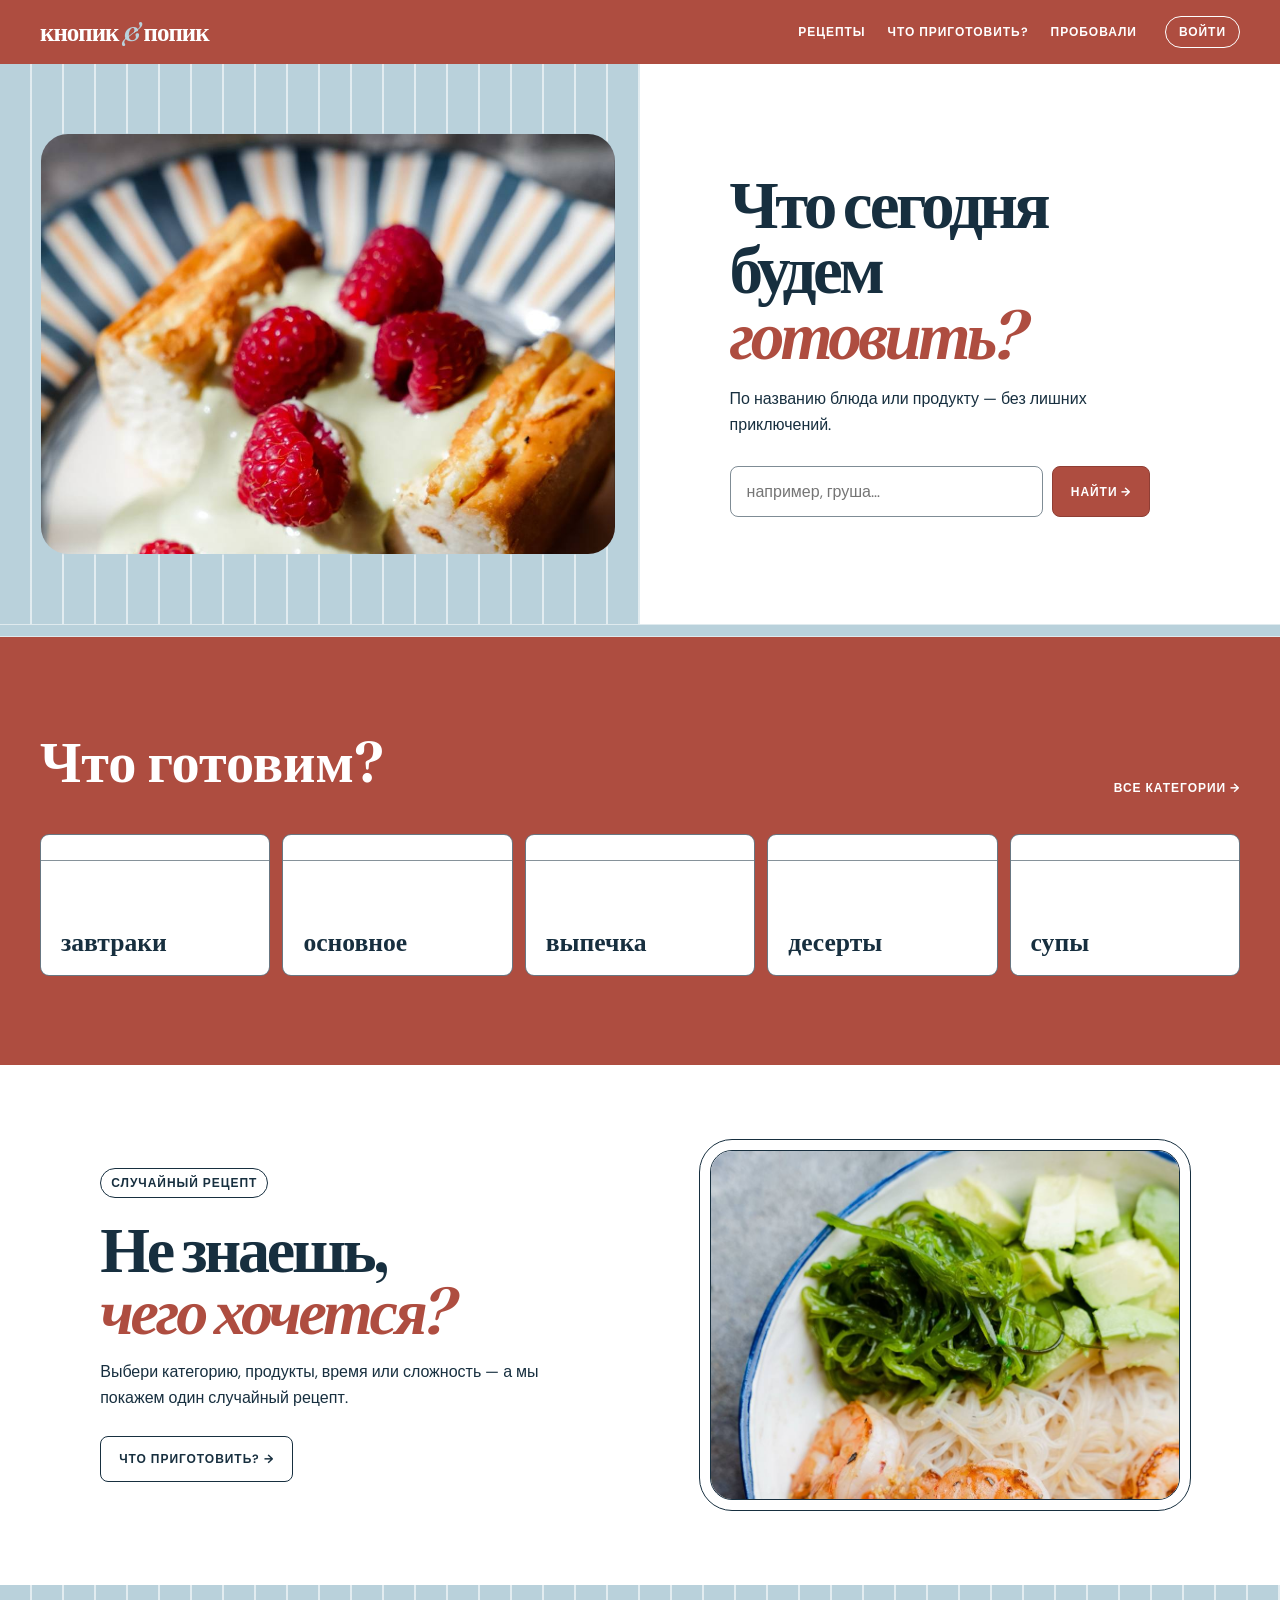
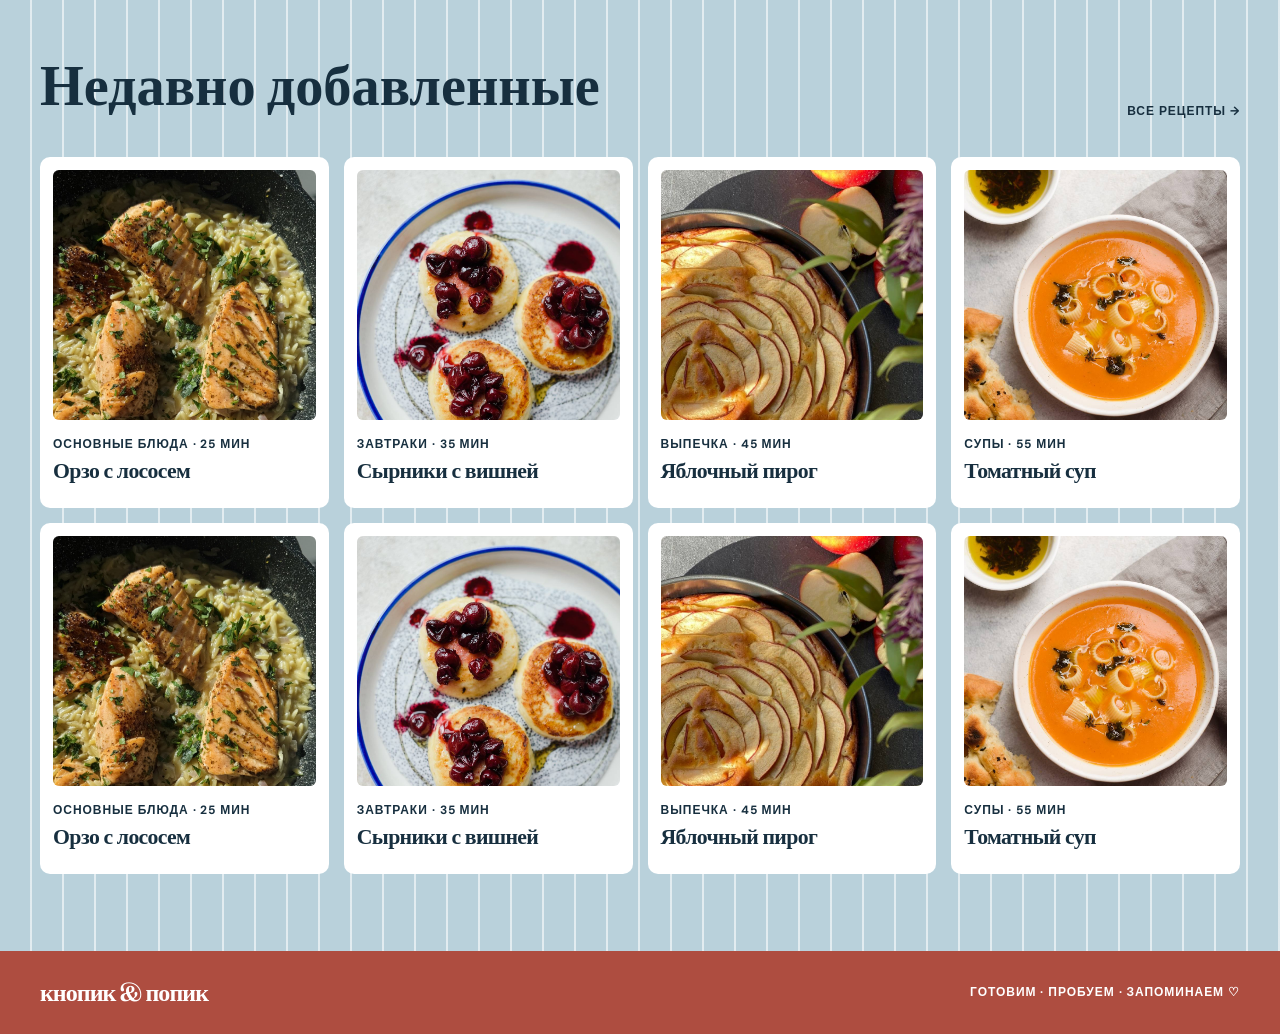
<file: index.html>
<!doctype html>
<html lang="ru">
<head>
  <meta charset="utf-8" />
  <meta name="viewport" content="width=device-width,initial-scale=1" />
  <title>кнопик & попик — кулинарная книга</title>
  <link rel="preconnect" href="https://fonts.googleapis.com">
  <link rel="preconnect" href="https://fonts.gstatic.com" crossorigin>
  <link href="https://fonts.googleapis.com/css2?family=DM+Sans:wght@400;600;700&family=Fraunces:ital,opsz,wght@0,9..144,600;1,9..144,600&display=swap" rel="stylesheet">
  <link rel="stylesheet" href="css/styles.css" />
</head>
<body>
  <main class="page-shell">
    <div class="paper">
      <header class="header">
        <div class="header-inner section-inner">
          <a class="logo" href="#">кнопик <span>&</span> попик</a>
          <nav class="nav">
            <a href="recipes.html">рецепты</a><a href="#random">что приготовить?</a><a href="#">пробовали</a>
          </nav>
          <button class="pill pill-pink">войти</button>
          <button class="menu-toggle" type="button" aria-label="Открыть меню" aria-expanded="false" aria-controls="mobile-menu"><span></span><span></span><span></span></button>
        </div>
        <nav class="mobile-nav" id="mobile-menu" hidden>
          <a href="recipes.html">рецепты</a>
          <a href="#random">что приготовить?</a>
          <a href="#">пробовали</a>
          <a class="mobile-login" href="#">войти</a>
        </nav>
      </header>

      <section class="hero">
        <div class="hero-inner section-inner">
          <div class="hero-art">
            <div class="photo hero-photo"><img src="assets/images/demo/hero-raspberry.png" alt="Творожная запеканка с кремом и малиной" /></div>
          </div>
          <div class="hero-copy">
            <h1>Что сегодня будем <em>готовить?</em></h1>
            <p>По названию блюда или продукту — без лишних приключений.</p>
            <form class="search">
              <input type="search" aria-label="Поиск рецептов" placeholder="например, груша…" />
              <button>Найти <span>→</span></button>
            </form>
          </div>
        </div>
      </section>

      <div class="info-strip" aria-hidden="true"></div>

      <section class="categories">
        <div class="categories-inner section-inner">
          <div class="section-head">
            <div><h2>Что готовим?</h2></div>
            <a href="#">все категории →</a>
          </div>
          <div class="category-row">
            <button>завтраки</button><button>основное</button><button>выпечка</button><button>десерты</button><button>супы</button>
          </div>
        </div>
      </section>

      <section class="random" id="random">
        <div class="random-inner section-inner">
          <div class="random-copy">
            <span class="eyebrow">случайный рецепт</span>
            <h2>Не знаешь,<br><em>чего хочется?</em></h2>
            <p>Выбери категорию, продукты, время или сложность — а мы покажем один случайный рецепт.</p>
            <button class="big-cta">что приготовить? <span>→</span></button>
          </div>
          <div class="random-photo-wrap">
            <div class="photo random-photo"><img src="assets/images/demo/random-shrimp-noodles.png" alt="Лапша с креветками, авокадо и водорослями" /></div>
          </div>
        </div>
      </section>

      <section class="latest" id="latest">
        <div class="latest-inner section-inner">
          <div class="section-head latest-head">
            <div><h2>Недавно добавленные</h2></div>
            <a href="#">все рецепты →</a>
          </div>
          <div class="cards">
            <article class="card pink-card"><div class="photo card-photo"><img src="assets/images/demo/salmon-orzo.png" alt="Орзо с лососем" /></div><small>основные блюда · 25 мин</small><h3>Орзо с лососем</h3></article>
            <article class="card mint-card"><div class="photo card-photo"><img src="assets/images/demo/syrniki-cherry.png" alt="Сырники с вишней" /></div><small>завтраки · 35 мин</small><h3>Сырники с вишней</h3></article>
            <article class="card yellow-card"><div class="photo card-photo"><img src="assets/images/demo/apple-pie.png" alt="Яблочный пирог" /></div><small>выпечка · 45 мин</small><h3>Яблочный пирог</h3></article>
            <article class="card lilac-card"><div class="photo card-photo"><img src="assets/images/demo/tomato-soup.png" alt="Томатный суп" /></div><small>супы · 55 мин</small><h3>Томатный суп</h3></article>
            <article class="card pink-card"><div class="photo card-photo"><img src="assets/images/demo/salmon-orzo.png" alt="Орзо с лососем" /></div><small>основные блюда · 25 мин</small><h3>Орзо с лососем</h3></article>
            <article class="card mint-card"><div class="photo card-photo"><img src="assets/images/demo/syrniki-cherry.png" alt="Сырники с вишней" /></div><small>завтраки · 35 мин</small><h3>Сырники с вишней</h3></article>
            <article class="card yellow-card"><div class="photo card-photo"><img src="assets/images/demo/apple-pie.png" alt="Яблочный пирог" /></div><small>выпечка · 45 мин</small><h3>Яблочный пирог</h3></article>
            <article class="card lilac-card"><div class="photo card-photo"><img src="assets/images/demo/tomato-soup.png" alt="Томатный суп" /></div><small>супы · 55 мин</small><h3>Томатный суп</h3></article>
            <article class="card pink-card"><div class="photo card-photo"><img src="assets/images/demo/salmon-orzo.png" alt="Орзо с лососем" /></div><small>основные блюда · 25 мин</small><h3>Орзо с лососем</h3></article>
            <article class="card mint-card"><div class="photo card-photo"><img src="assets/images/demo/syrniki-cherry.png" alt="Сырники с вишней" /></div><small>завтраки · 35 мин</small><h3>Сырники с вишней</h3></article>
            <article class="card yellow-card"><div class="photo card-photo"><img src="assets/images/demo/apple-pie.png" alt="Яблочный пирог" /></div><small>выпечка · 45 мин</small><h3>Яблочный пирог</h3></article>
            <article class="card lilac-card"><div class="photo card-photo"><img src="assets/images/demo/tomato-soup.png" alt="Томатный суп" /></div><small>супы · 55 мин</small><h3>Томатный суп</h3></article>
          </div>
        </div>
      </section>

      <footer><div class="footer-inner section-inner"><strong>кнопик & попик</strong><span>готовим · пробуем · запоминаем ♡</span></div></footer>
    </div>
  </main>
  <script src="js/main.js" defer></script>
</body>
</html>
</file>
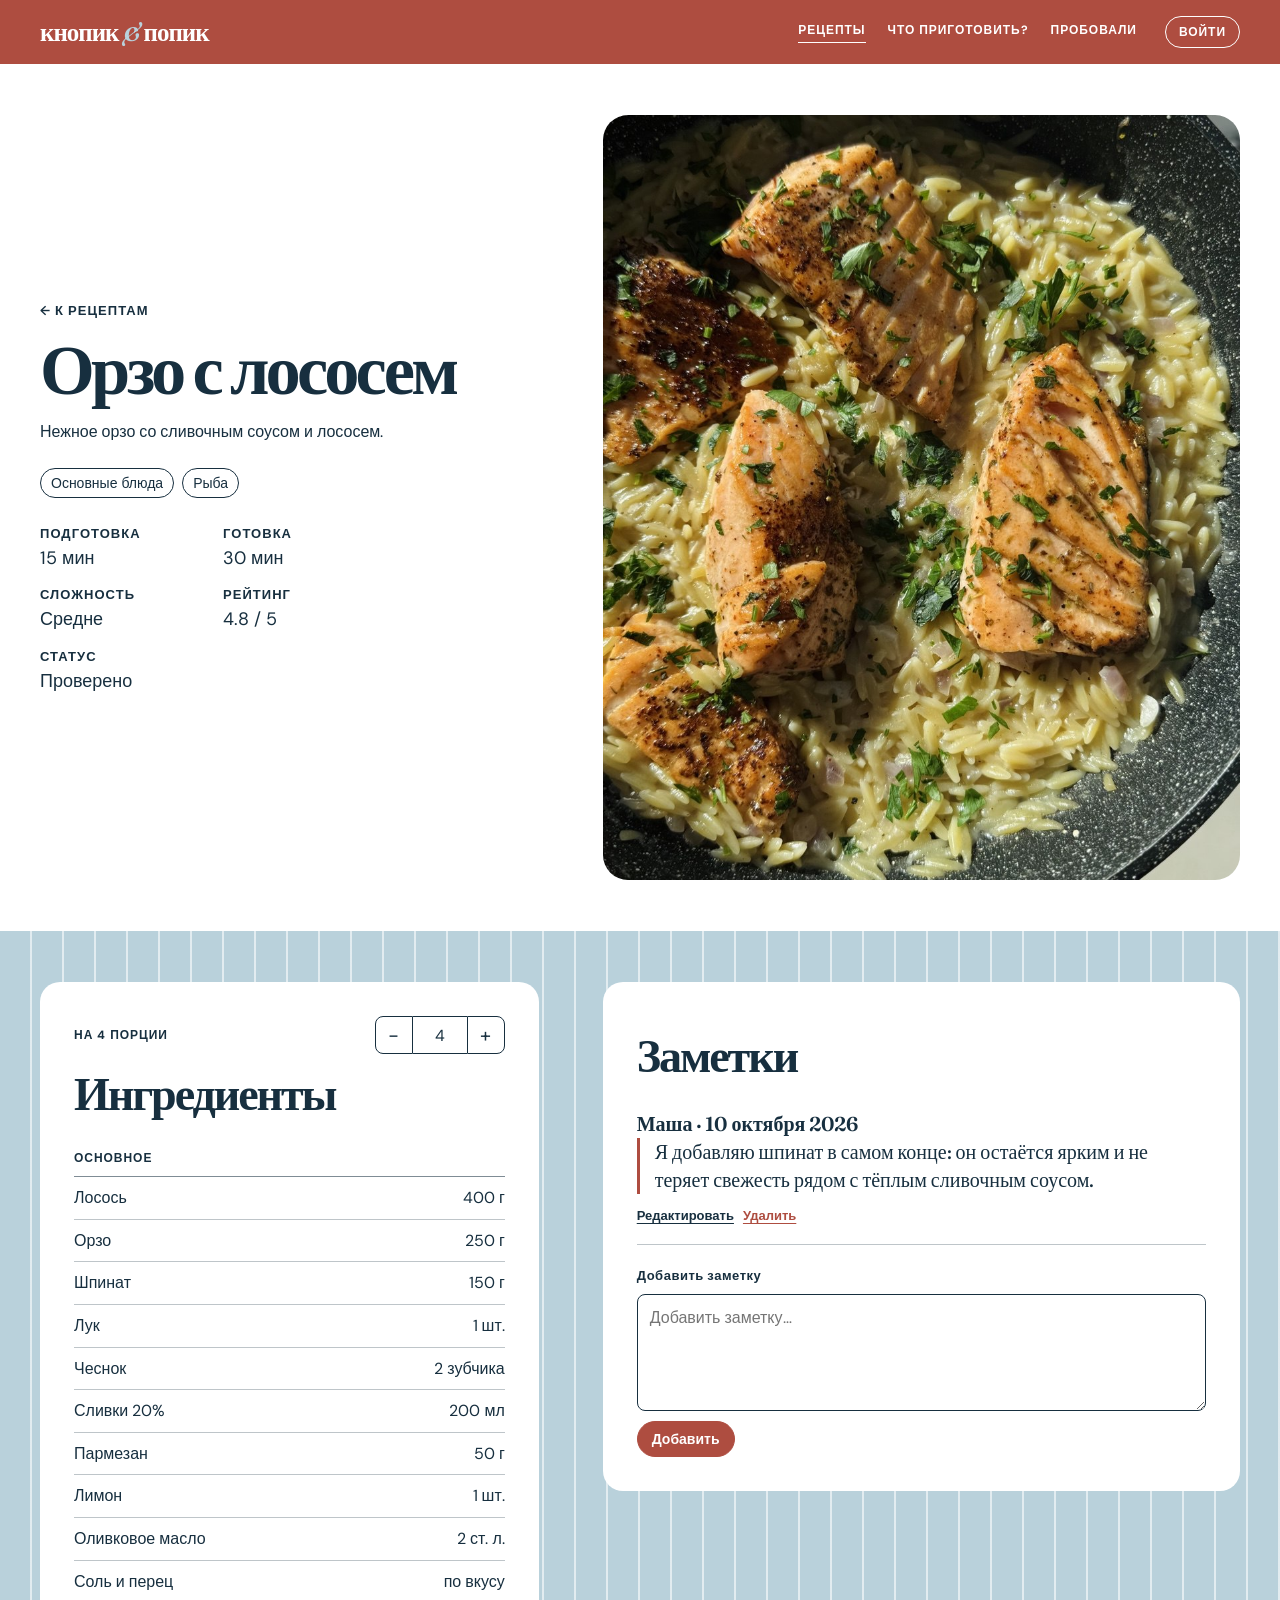
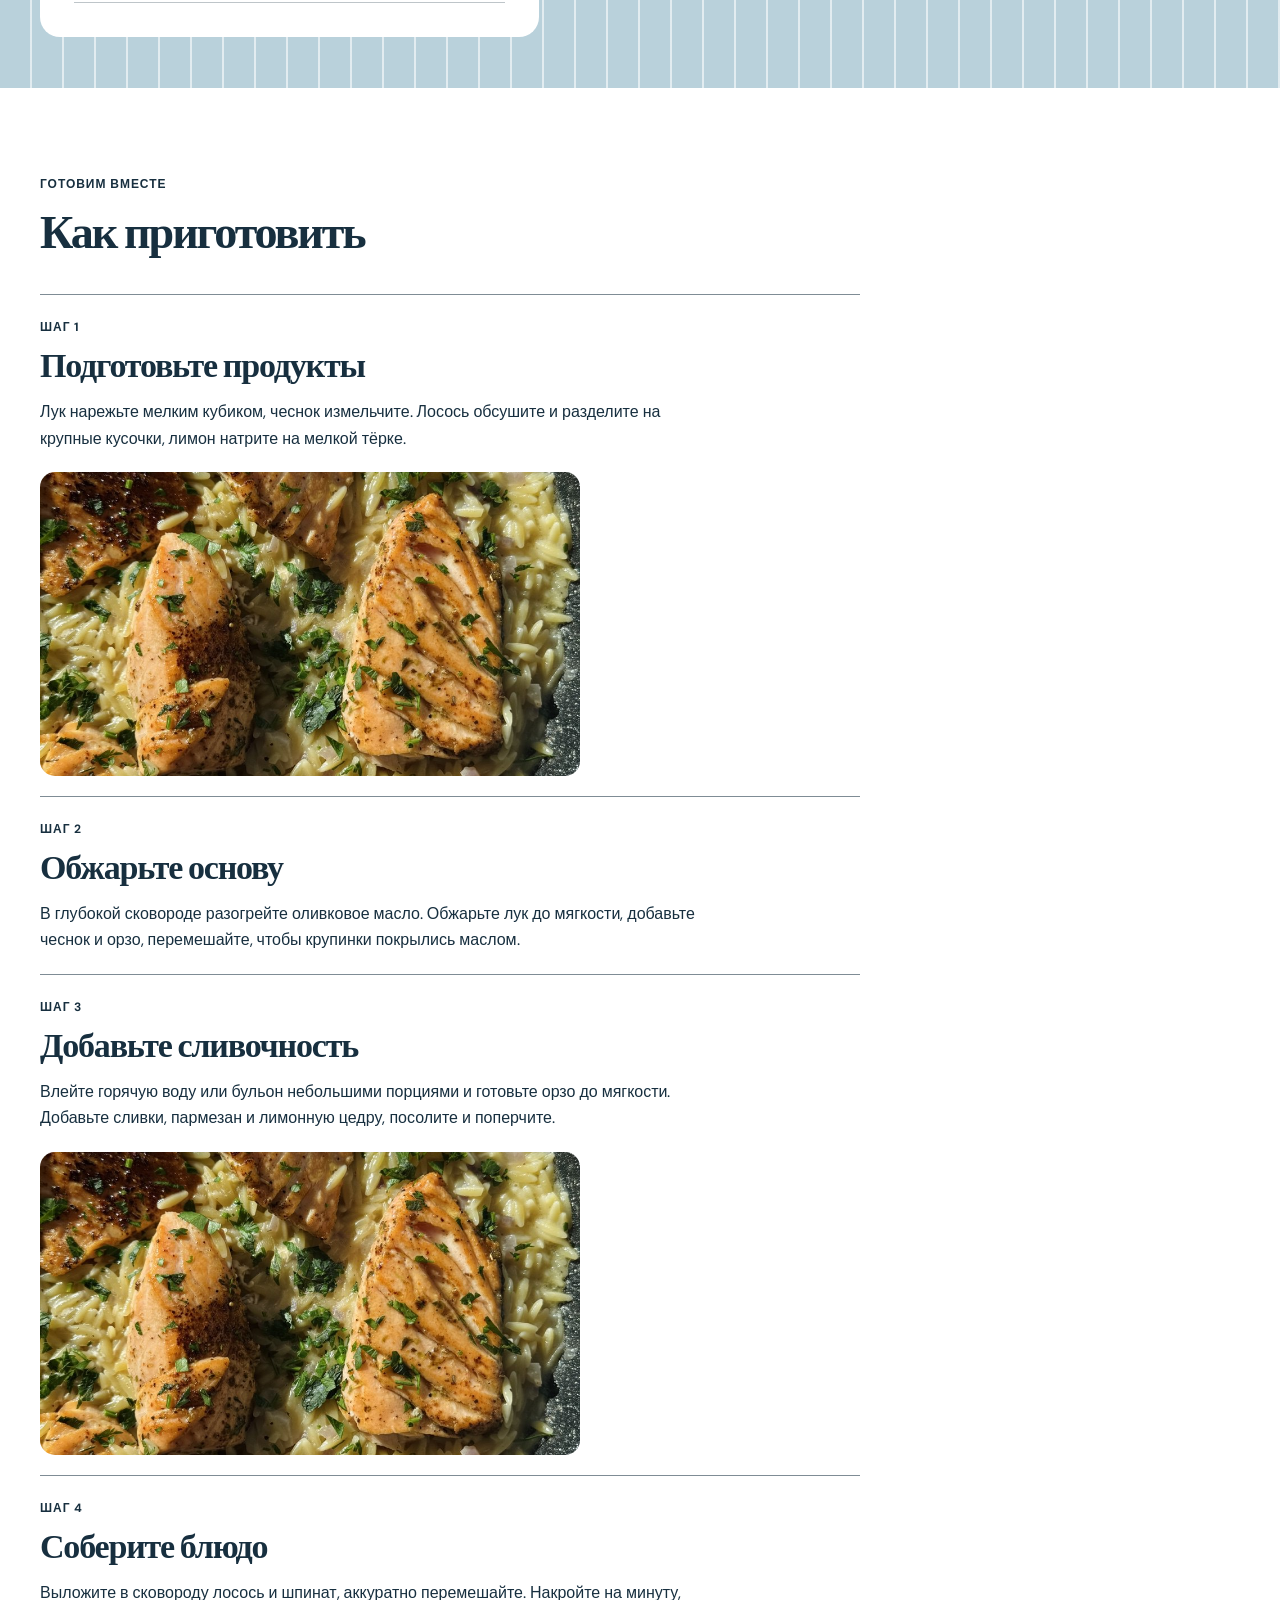
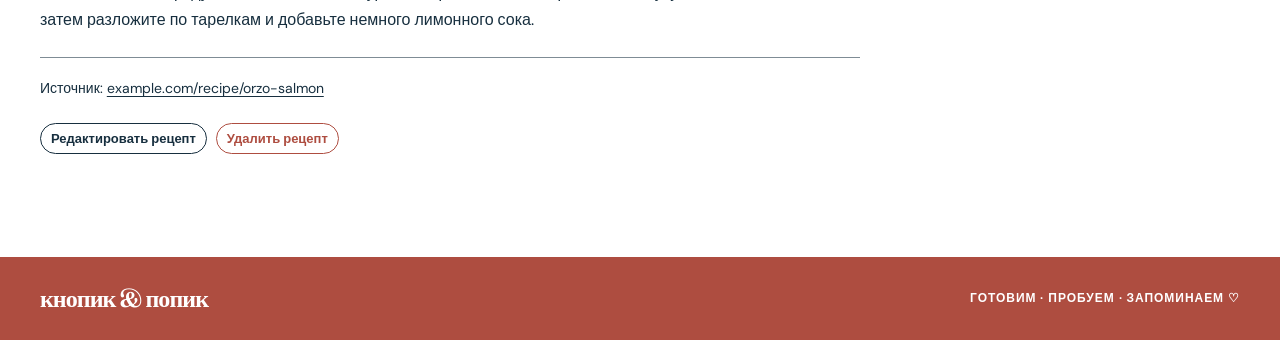
<file: recipe.html>
﻿<!doctype html>
<html lang="ru">
<head>
  <meta charset="UTF-8" />
  <meta name="viewport" content="width=device-width,initial-scale=1" />
  <title>Орзо с лососем — кнопик &amp; попик</title>
  <link rel="preconnect" href="https://fonts.googleapis.com">
  <link rel="preconnect" href="https://fonts.gstatic.com" crossorigin>
  <link href="https://fonts.googleapis.com/css2?family=DM+Sans:wght@400;600;700&family=Fraunces:ital,opsz,wght@0,9..144,600;1,9..144,600&display=swap" rel="stylesheet">
  <link rel="stylesheet" href="css/styles.css" />
  <link rel="stylesheet" href="css/recipe-interactions.css" />
  <link rel="stylesheet" href="css/recipe-interactions.css" />
</head>
<body>
  <main class="page-shell recipe-page">
    <div class="paper">
      <header class="header">
        <div class="header-inner section-inner">
          <a class="logo" href="index.html">кнопик <span>&amp;</span> попик</a>
          <nav class="nav">
            <a class="nav-active" href="recipes.html">рецепты</a><a href="index.html#random">что приготовить?</a><a href="#">пробовали</a>
          </nav>
          <button class="pill pill-pink" type="button">войти</button>
          <button class="menu-toggle" type="button" aria-label="Открыть меню" aria-expanded="false" aria-controls="mobile-menu"><span></span><span></span><span></span></button>
        </div>
        <nav class="mobile-nav" id="mobile-menu" hidden>
          <a class="nav-active" href="recipes.html">рецепты</a>
          <a href="index.html#random">что приготовить?</a>
          <a href="#">пробовали</a>
          <a class="mobile-login" href="#">войти</a>
        </nav>
      </header>

      <section class="recipe-hero">
        <div class="recipe-hero-inner section-inner">
          <div class="recipe-intro">
            <div class="recipe-hero-top">
              <a class="recipe-back recipe-ui-label" href="recipes.html">← К рецептам</a>
            </div>
            <h1>Орзо с лососем</h1>
            <p class="recipe-description">Нежное орзо со сливочным соусом и лососем.</p>
            <div class="recipe-tags" aria-label="Категории рецепта"><span class="recipe-chip">Основные блюда</span><span class="recipe-chip">Рыба</span></div>
            <dl class="recipe-meta recipe-hero-meta" aria-label="Характеристики рецепта">
              <div><dt class="recipe-ui-label">Подготовка</dt><dd class="recipe-meta-value">15 мин</dd></div>
              <div><dt class="recipe-ui-label">Готовка</dt><dd class="recipe-meta-value">30 мин</dd></div>
              <div><dt class="recipe-ui-label">Сложность</dt><dd class="recipe-meta-value">Средне</dd></div>
              <div><dt class="recipe-ui-label">Рейтинг</dt><dd class="recipe-meta-value">4.8 / 5</dd></div>
              <div><dt class="recipe-ui-label">Статус</dt><dd class="recipe-meta-value recipe-status-value">Проверено</dd></div>
            </dl>
          </div>

          <figure class="recipe-main-photo"><img src="assets/images/demo/salmon-orzo.png" alt="Орзо с лососем в сливочном соусе" /></figure>
        </div>
      </section>

      <section class="recipe-details">
        <div class="recipe-details-inner section-inner">
          <section class="recipe-ingredients" aria-labelledby="ingredients-title">
            <div class="recipe-ingredients-head">
              <p class="recipe-section-kicker">на 4 порции</p>
              <section class="recipe-servings" aria-label="Управление количеством порций">
                <div class="servings-controls">
                  <button type="button" aria-label="Уменьшить количество порций" data-servings-action="decrease">−</button>
                  <label class="sr-only" for="recipe-servings-count">Количество порций</label>
                  <input id="recipe-servings-count" type="number" value="4" min="1" inputmode="numeric" />
                  <button type="button" aria-label="Увеличить количество порций" data-servings-action="increase">+</button>
                </div>
              </section>
            </div>
            <h2 id="ingredients-title">Ингредиенты</h2>
            <div class="ingredient-group">
              <h3>Основное</h3>
              <ul>
                <li><span>Лосось</span><span>400 г</span></li><li><span>Орзо</span><span>250 г</span></li><li><span>Шпинат</span><span>150 г</span></li><li><span>Лук</span><span>1 шт.</span></li><li><span>Чеснок</span><span>2 зубчика</span></li><li><span>Сливки 20%</span><span>200 мл</span></li><li><span>Пармезан</span><span>50 г</span></li><li><span>Лимон</span><span>1 шт.</span></li><li><span>Оливковое масло</span><span>2 ст. л.</span></li><li><span>Соль и перец</span><span>по вкусу</span></li>
              </ul>
            </div>
          </section>

          <aside class="recipe-notes" aria-labelledby="notes-title">
            <h2 id="notes-title">Заметки</h2>

            <div class="notes-list" data-notes-list>
              <article class="recipe-note" data-note>
                <p class="note-meta">Маша · 10 октября 2026</p>
                <p class="note-content">Я добавляю шпинат в самом конце: он остаётся ярким и не теряет свежесть рядом с тёплым сливочным соусом.</p>
                <div class="note-owner-actions" aria-label="Управление заметкой">
                  <button type="button" data-note-action="edit">Редактировать</button>
                  <button type="button" data-note-action="delete" data-confirm-delete="note">Удалить</button>
                </div>
              </article>
            </div>

            <p class="notes-empty" data-notes-empty hidden>Здесь пока нет заметок.</p>

            <form class="note-form" data-note-form>
              <label for="new-note">Добавить заметку</label>
              <textarea id="new-note" name="note" rows="4" placeholder="Добавить заметку…"></textarea>
              <button type="submit">Добавить</button>
            </form>
          </aside>
        </div>
      </section>

      <section class="recipe-steps section-inner" aria-labelledby="steps-title">
        <p class="recipe-section-kicker">готовим вместе</p>
        <h2 id="steps-title">Как приготовить</h2>
        <ol class="recipe-step-list">
          <li><article class="recipe-step"><p class="recipe-step-number">Шаг 1</p><h3>Подготовьте продукты</h3><p>Лук нарежьте мелким кубиком, чеснок измельчите. Лосось обсушите и разделите на крупные кусочки, лимон натрите на мелкой тёрке.</p><figure class="recipe-step-photo"><img src="assets/images/demo/salmon-orzo.png" alt="Подготовленные лосось и орзо" /></figure></article></li>
          <li><article class="recipe-step"><p class="recipe-step-number">Шаг 2</p><h3>Обжарьте основу</h3><p>В глубокой сковороде разогрейте оливковое масло. Обжарьте лук до мягкости, добавьте чеснок и орзо, перемешайте, чтобы крупинки покрылись маслом.</p></article></li>
          <li><article class="recipe-step"><p class="recipe-step-number">Шаг 3</p><h3>Добавьте сливочность</h3><p>Влейте горячую воду или бульон небольшими порциями и готовьте орзо до мягкости. Добавьте сливки, пармезан и лимонную цедру, посолите и поперчите.</p><figure class="recipe-step-photo"><img src="assets/images/demo/salmon-orzo.png" alt="Орзо в сливочном соусе" /></figure></article></li>
          <li><article class="recipe-step"><p class="recipe-step-number">Шаг 4</p><h3>Соберите блюдо</h3><p>Выложите в сковороду лосось и шпинат, аккуратно перемешайте. Накройте на минуту, затем разложите по тарелкам и добавьте немного лимонного сока.</p></article></li>
        </ol>
        <p class="recipe-source">Источник: <a href="https://example.com/recipe/orzo-salmon">example.com/recipe/orzo-salmon</a></p>
        <div class="recipe-owner-actions recipe-owner-actions--footer" aria-label="Управление рецептом">
          <button class="recipe-action" type="button">Редактировать рецепт</button>
          <button class="recipe-action recipe-action--delete" type="button" data-confirm-delete="recipe">Удалить рецепт</button>
        </div>
      </section>

      <div class="recipe-modal" data-confirmation-modal hidden>
        <div class="recipe-modal__backdrop" data-modal-close></div>
        <section class="recipe-modal__dialog" role="dialog" aria-modal="true" aria-labelledby="confirmation-title" aria-describedby="confirmation-description" tabindex="-1">
          <h2 id="confirmation-title" data-confirmation-title>Удалить рецепт?</h2>
          <p id="confirmation-description">Это действие нельзя отменить.</p>
          <div class="recipe-modal__actions">
            <button type="button" class="recipe-action" data-modal-close>Отмена</button>
            <button type="button" class="recipe-action recipe-action--delete" data-confirmation-submit>Удалить</button>
          </div>
        </section>
      </div>

      <footer><div class="footer-inner section-inner"><strong>кнопик &amp; попик</strong><span>готовим · пробуем · запоминаем ♡</span></div></footer>
    </div>
  </main>
  <script src="js/main.js" defer></script>
  <script src="js/recipe-interactions.js" defer></script>
</body>
</html>
</file>
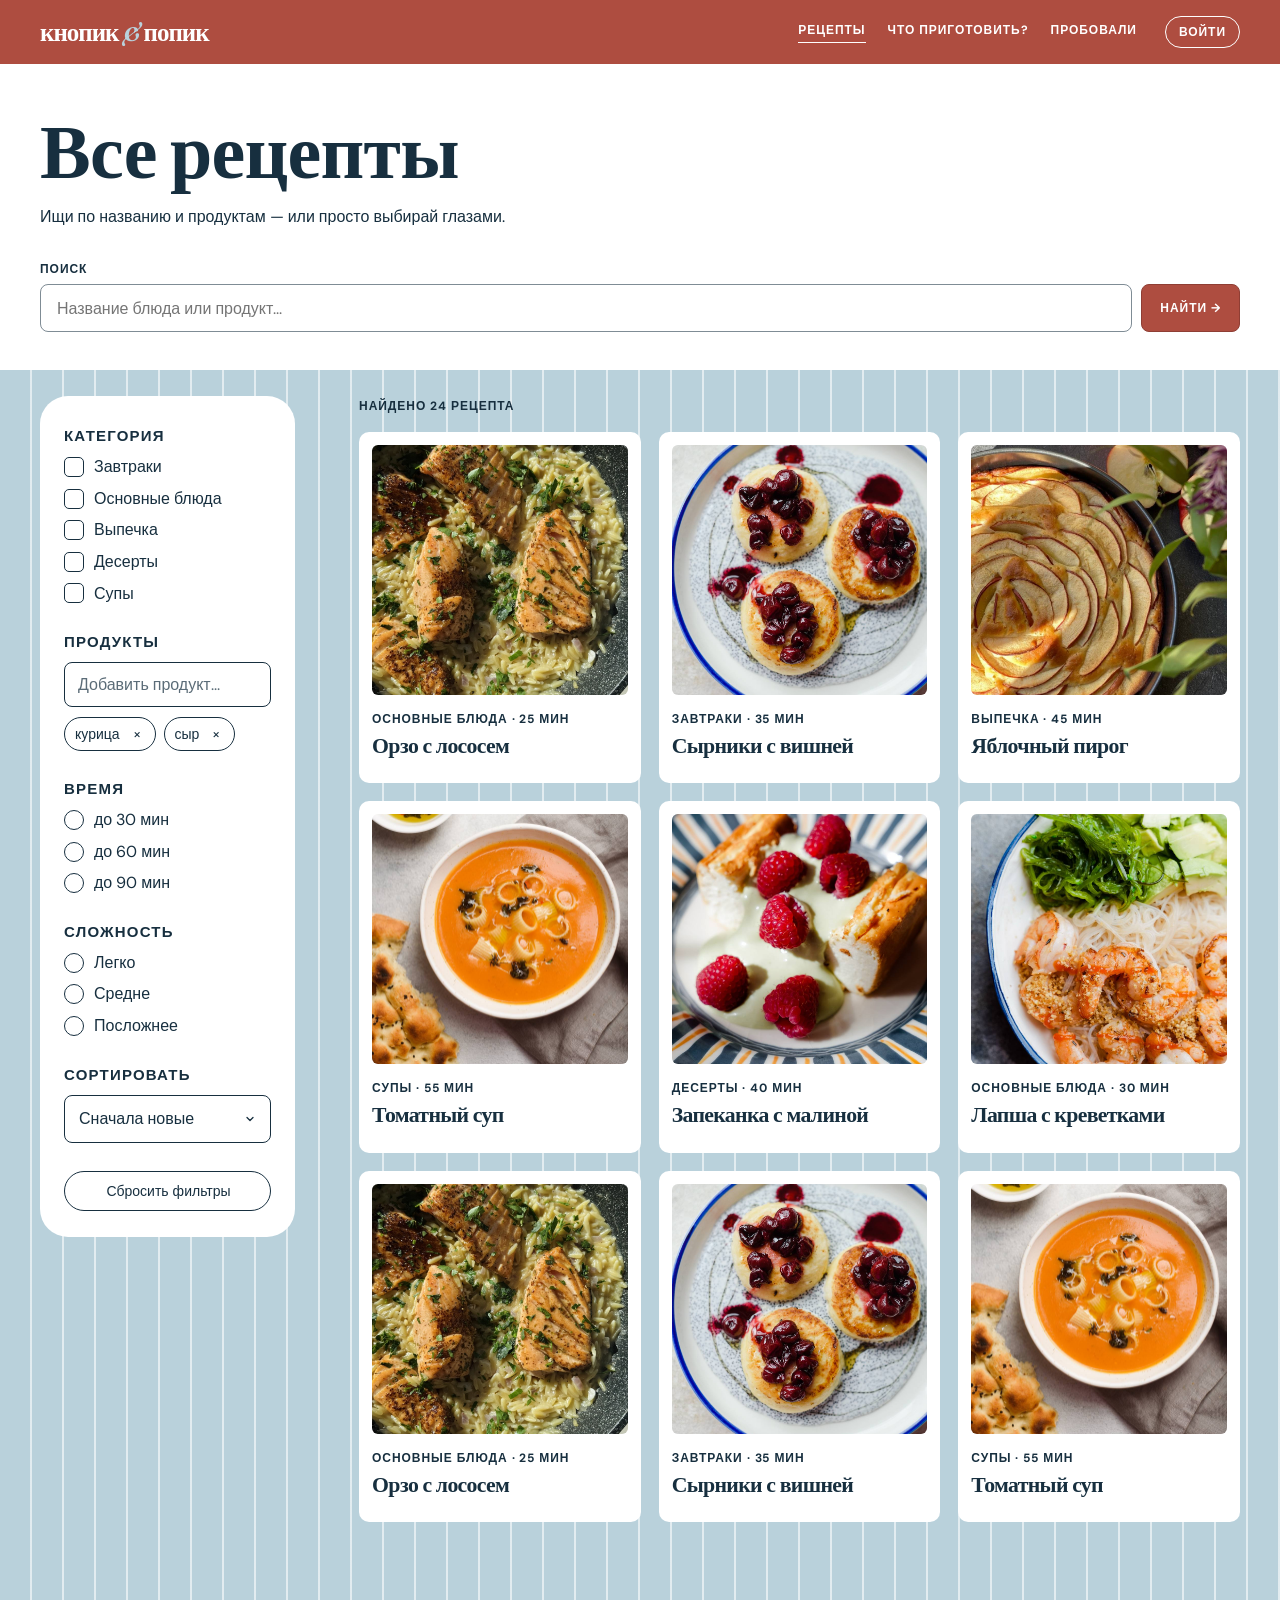
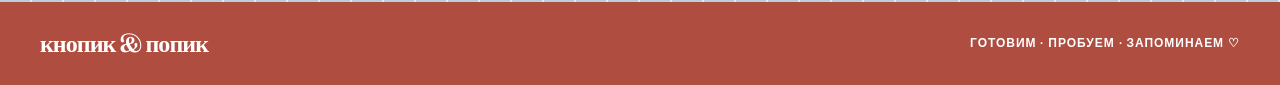
<file: recipes.html>
<!doctype html>
<html lang="ru">
<head>
  <meta charset="utf-8" />
  <meta name="viewport" content="width=device-width,initial-scale=1" />
  <title>Рецепты — кнопик &amp; попик</title>
  <link rel="preconnect" href="https://fonts.googleapis.com">
  <link rel="preconnect" href="https://fonts.gstatic.com" crossorigin>
  <link href="https://fonts.googleapis.com/css2?family=DM+Sans:wght@400;600;700&family=Fraunces:ital,opsz,wght@0,9..144,600;1,9..144,600&display=swap" rel="stylesheet">
  <link rel="stylesheet" href="css/styles.css" />
</head>
<body>
  <main class="page-shell catalog-page">
    <div class="paper">
      <header class="header">
        <div class="header-inner section-inner">
          <a class="logo" href="index.html">кнопик <span>&amp;</span> попик</a>
          <nav class="nav">
            <a class="nav-active" href="recipes.html" aria-current="page">рецепты</a><a href="index.html#random">что приготовить?</a><a href="#">пробовали</a>
          </nav>
          <button class="pill pill-pink" type="button">войти</button>
          <button class="menu-toggle" type="button" aria-label="Открыть меню" aria-expanded="false" aria-controls="mobile-menu"><span></span><span></span><span></span></button>
        </div>
        <nav class="mobile-nav" id="mobile-menu" hidden>
          <a class="nav-active" href="recipes.html" aria-current="page">рецепты</a>
          <a href="index.html#random">что приготовить?</a>
          <a href="#">пробовали</a>
          <a class="mobile-login" href="#">войти</a>
        </nav>
      </header>

      <section class="catalog-intro">
        <div class="section-inner">
          <h1>Все рецепты</h1>
          <p>Ищи по названию и продуктам — или просто выбирай глазами.</p>
          <form class="catalog-toolbar">
            <div class="search-control">
              <span class="control-label">поиск</span>
              <div class="catalog-search-field">
                <label class="sr-only" for="catalog-search">Поиск рецептов</label>
                <input id="catalog-search" type="search" placeholder="Название блюда или продукт..." />
                <button type="submit">найти <span>→</span></button>
              </div>
            </div>
            
          </form>
        </div>
      </section>

      <section class="catalog-content">
        <div class="catalog-layout section-inner">
          <div class="catalog-filter-region" id="catalog-filters-panel">
            <div class="filters-mobile-controls">
              <button class="filters-toggle" type="button" aria-expanded="false" aria-controls="catalog-filters-panel"><span class="filters-toggle-label">Фильтры</span><span class="filters-toggle-icon" aria-hidden="true">↓</span></button>
            </div>
          <aside class="catalog-filters" aria-label="Фильтры рецептов">
            <div class="filters-columns">
              <div class="filters-column filters-column--left">
                <fieldset class="filter-group filter-group--category">
                  <legend class="filter-title">Категория</legend>
                  <div class="filter-content filter-options">
                    <label><input type="checkbox" /> Завтраки</label>
                    <label><input type="checkbox" /> Основные блюда</label>
                    <label><input type="checkbox" /> Выпечка</label>
                    <label><input type="checkbox" /> Десерты</label>
                    <label><input type="checkbox" /> Супы</label>
                  </div>
                </fieldset>
                <fieldset class="filter-group filter-group--time">
                  <legend class="filter-title">Время</legend>
                  <div class="filter-content filter-options">
                    <label><input type="radio" name="cooking-time" /> до 30 мин</label>
                    <label><input type="radio" name="cooking-time" /> до 60 мин</label>
                    <label><input type="radio" name="cooking-time" /> до 90 мин</label>
                  </div>
                </fieldset>
              </div>
              <div class="filters-column filters-column--right">
                <fieldset class="filter-group filter-group--products">
                  <legend class="filter-title">Продукты</legend>
                  <div class="filter-content filter-products-content">
                    <input class="ingredient-input" type="text" placeholder="Добавить продукт..." />
                    <div class="selected-chips"><span>курица <button type="button" aria-label="Удалить курицу">×</button></span><span>сыр <button type="button" aria-label="Удалить сыр">×</button></span></div>
                  </div>
                </fieldset>
                <fieldset class="filter-group filter-group--difficulty">
                  <legend class="filter-title">Сложность</legend>
                  <div class="filter-content filter-options">
                    <label><input type="radio" name="difficulty" /> Легко</label>
                    <label><input type="radio" name="difficulty" /> Средне</label>
                    <label><input type="radio" name="difficulty" /> Посложнее</label>
                  </div>
                </fieldset>
                <fieldset class="filter-group filter-group--sort">
                  <legend id="sort-title" class="filter-title">сортировать</legend>
                  <div class="filter-content">
                    <select id="sort-recipes" aria-labelledby="sort-title">
                      <option>Сначала новые</option>
                      <option>По алфавиту</option>
                      <option>По рейтингу</option>
                      <option>Сначала быстрые</option>
                    </select>
                  </div>
                </fieldset>
              </div>
            </div>

            <button class="filters-reset" type="button" hidden>Сбросить фильтры</button>
          </aside>

          </div>

          <div class="catalog-results">
            <p class="results-count">Найдено 24 рецепта</p>
            <div class="catalog-grid">
              <article class="catalog-card"><a href="#"><div class="catalog-card-photo"><img src="assets/images/demo/salmon-orzo.png" alt="Орзо с лососем" /></div><small>основные блюда · 25 мин</small><h3>Орзо с лососем</h3></a></article>
              <article class="catalog-card"><a href="#"><div class="catalog-card-photo"><img src="assets/images/demo/syrniki-cherry.png" alt="Сырники с вишней" /></div><small>завтраки · 35 мин</small><h3>Сырники с вишней</h3></a></article>
              <article class="catalog-card"><a href="#"><div class="catalog-card-photo"><img src="assets/images/demo/apple-pie.png" alt="Яблочный пирог" /></div><small>выпечка · 45 мин</small><h3>Яблочный пирог</h3></a></article>
              <article class="catalog-card"><a href="#"><div class="catalog-card-photo"><img src="assets/images/demo/tomato-soup.png" alt="Томатный суп" /></div><small>супы · 55 мин</small><h3>Томатный суп</h3></a></article>
              <article class="catalog-card"><a href="#"><div class="catalog-card-photo"><img src="assets/images/demo/hero-raspberry.png" alt="Творожная запеканка с малиной" /></div><small>десерты · 40 мин</small><h3>Запеканка с малиной</h3></a></article>
              <article class="catalog-card"><a href="#"><div class="catalog-card-photo"><img src="assets/images/demo/random-shrimp-noodles.png" alt="Лапша с креветками" /></div><small>основные блюда · 30 мин</small><h3>Лапша с креветками</h3></a></article>
              <article class="catalog-card"><a href="#"><div class="catalog-card-photo"><img src="assets/images/demo/salmon-orzo.png" alt="Орзо с лососем" /></div><small>основные блюда · 25 мин</small><h3>Орзо с лососем</h3></a></article>
              <article class="catalog-card"><a href="#"><div class="catalog-card-photo"><img src="assets/images/demo/syrniki-cherry.png" alt="Сырники с вишней" /></div><small>завтраки · 35 мин</small><h3>Сырники с вишней</h3></a></article>
              <article class="catalog-card"><a href="#"><div class="catalog-card-photo"><img src="assets/images/demo/tomato-soup.png" alt="Томатный суп" /></div><small>супы · 55 мин</small><h3>Томатный суп</h3></a></article>
            </div>
          </div>
        </div>
      </section>

      <footer><div class="footer-inner section-inner"><strong>кнопик &amp; попик</strong><span>готовим · пробуем · запоминаем ♡</span></div></footer>
    </div>
  </main>
  <script src="js/main.js" defer></script>
</body>
</html>
</file>
<file: css/styles.css>
:root {
  --white: #ffffff;
  --blue: #b9d1db;
  --red: #ae4d40;
  --red-hover: #8f3e34;
  --ink: #172f3f;
  --color-bg: var(--white);
  --color-surface: var(--white);
  --color-text: var(--ink);
  --color-heading: var(--ink);
  --color-accent: var(--red);
  --color-accent-hover: var(--red-hover);
  --color-decorative: var(--blue);
  --line: rgba(23, 47, 63, .55);
  --photo-placeholder: rgba(185, 209, 219, .45);
  --page-gutter: 24px;
  --recipe-columns: minmax(0, .9fr) minmax(0, 1.15fr);
  --recipe-column-gap: clamp(28px, 5vw, 80px);
  --stripe-pattern: repeating-linear-gradient(90deg, transparent 0 30px, rgba(255, 255, 255, .58) 30px 32px);
}

* { box-sizing: border-box; }
html { scroll-behavior: smooth; }
body { min-width: 320px; margin: 0; background: var(--color-bg); color: var(--color-text); font-family: "DM Sans", sans-serif; }
button, input { font: inherit; }
button { color: inherit; }
.page-shell, .paper { width: 100%; }
.paper { overflow: hidden; }
.section-inner { width: calc(100% - (var(--page-gutter) * 2)); max-width: 1200px; margin-inline: auto; }

.header { min-height: 64px; position: relative; background: var(--color-accent); }
.header-inner { min-height: 64px; display: flex; align-items: center; gap: 28px; }
.menu-toggle { width: 38px; height: 38px; padding: 8px; display: none; flex-direction: column; align-items: center; justify-content: center; gap: 5px; border: 1px solid var(--color-bg); border-radius: 50%; background: transparent; color: var(--color-surface); cursor: pointer; }
.menu-toggle span { width: 16px; height: 1px; display: block; background: currentColor; }
.mobile-nav { width: 100%; padding: 8px 24px 16px; position: absolute; top: 100%; left: 0; z-index: 10; background: var(--color-accent); border-bottom: 1px solid var(--color-heading); }
.mobile-nav a { padding: 11px 0; display: block; color: var(--color-surface); font-size: 12px; font-weight: 700; letter-spacing: .08em; text-decoration: none; text-transform: uppercase; }
.mobile-nav .mobile-login { color: var(--color-decorative); }
.logo { margin-right: auto; color: var(--color-surface); font: 600 25px Fraunces, serif; letter-spacing: -.04em; text-decoration: none; }
.logo span { color: var(--color-decorative); font-style: italic; }
.nav { display: flex; gap: 22px; }
.nav a, .section-head a { font-size: 12px; font-weight: 700; letter-spacing: .08em; text-decoration: none; text-transform: uppercase; }
.nav a { color: var(--color-bg); }
.pill, .eyebrow { border: 1px solid currentColor; border-radius: 999px; font-size: 12px; font-weight: 700; letter-spacing: .08em; text-transform: uppercase; }
.pill { padding: 7px 13px; }
.pill-pink { border-color: var(--color-bg); background: transparent; color: var(--color-surface); }
.eyebrow { display: inline-block; padding: 6px 10px; color: var(--color-heading); }

.hero { min-height: 560px; background-color: var(--color-decorative); background-image: linear-gradient(90deg, transparent 0 50%, var(--color-surface) 50% 100%), var(--stripe-pattern); }
.hero-inner { min-height: 560px; display: grid; grid-template-columns: minmax(0, 1fr) minmax(0, 1fr); }
.hero-art { min-height: 560px; padding: clamp(30px, 3.7vw, 44px) var(--page-gutter) clamp(30px, 3.7vw, 44px) 0; display: grid; place-items: center; }
.photo { display: grid; place-items: center; overflow: hidden; border: 1px solid var(--line); background: var(--photo-placeholder); color: rgba(23, 47, 63, .65); font-size: 10px; font-weight: 700; letter-spacing: .11em; text-align: center; text-transform: uppercase; }
.photo img { width: 100%; height: 100%; display: block; object-fit: cover; }
.hero-photo { width: 100%; height: auto; min-height: 290px; aspect-ratio: 15 / 11; border-color: transparent; border-radius: 28px; }
.hero-copy { padding: clamp(44px, 7vw, 104px); display: flex; flex-direction: column; align-items: flex-start; justify-content: center; background: var(--color-surface); }
.hero-copy h1 { margin-top: 0; }
h1, h2, h3 { margin: 0; color: var(--color-heading); font-family: Fraunces, serif; font-weight: 600; }
h1 { max-width: 620px; margin: 23px 0 18px; font-size: clamp(48px, 5.25vw, 78px); letter-spacing: -.055em; line-height: .98; }
h1 em, h2 em { color: var(--color-accent); font-style: italic; }
.hero-copy p, .random-copy p { max-width: 480px; margin: 0; font-size: 16px; line-height: 1.6; }
.search { width: min(100%, 520px); margin-top: 29px; display: flex; gap: 9px; }
.search input { width: 100%; min-width: 0; padding: 14px 16px; border: 1px solid var(--line); border-radius: 8px; outline: none; background: transparent; color: var(--color-text); }
.search input:focus-visible { border-color: var(--color-text); outline: 2px solid var(--color-accent); outline-offset: 2px; }
.search button, .big-cta { flex: none; padding: 14px 18px; border: 1px solid var(--color-accent-hover); border-radius: 8px; background: var(--color-accent); color: var(--color-surface); font-size: 12px; font-weight: 700; letter-spacing: .08em; text-transform: uppercase; cursor: pointer; }
.info-strip { height: 13px; background: var(--color-decorative); border-top: 1px solid rgba(255, 255, 255, .55); border-bottom: 1px solid rgba(255, 255, 255, .55); }

.categories { padding: clamp(48px, 7vw, 92px) 0; background: var(--color-accent); }
.section-head { display: flex; align-items: end; justify-content: space-between; gap: 20px; }
.categories .eyebrow, .categories .section-head a { color: var(--color-surface); }
.section-head h2 { margin-top: 14px; font-size: clamp(38px, 4.4vw, 60px); }
.categories h2 { color: var(--color-surface); }
.categories .section-head h2 { margin-top: 0; }
.category-row { margin-top: 38px; display: grid; grid-template-columns: repeat(5, minmax(0, 1fr)); gap: 12px; }
.category-row button { min-height: 142px; padding: 20px; position: relative; display: flex; align-items: flex-end; justify-content: flex-start; border: 1px solid rgba(23, 47, 63, .65); border-radius: 9px; background: var(--color-surface); color: var(--color-heading); font-family: Fraunces, serif; font-size: clamp(20px, 2vw, 29px); font-weight: 600; line-height: .95; text-align: left; cursor: pointer; }
.category-row button::before { width: 100%; height: 1px; position: absolute; top: 25px; left: 0; background: rgba(23, 47, 63, .52); content: ""; }

.random { min-height: 465px; background: var(--color-surface); }
.random-inner { min-height: 465px; padding: clamp(56px, 8vw, 110px) 0; display: grid; grid-template-columns: minmax(0, 520px) minmax(0, 470px); align-items: center; justify-content: center; gap: clamp(80px, 7vw, 100px); }
.random-copy h2 { margin: 20px 0 16px; font-size: clamp(42px, 5vw, 67px); letter-spacing: -.05em; line-height: .98; }
.big-cta { margin-top: 26px; border-color: var(--color-text); background: transparent; color: var(--color-text); }
.random-photo-wrap { width: min(100%, 470px); margin-block: -25px; position: relative; justify-self: end; }
.random-photo-wrap::before { position: absolute; inset: -11px; border: 1px solid var(--color-text); border-radius: 33px; content: ""; pointer-events: none; }
.random-photo { width: 100%; aspect-ratio: 47 / 35; position: relative; z-index: 1; border-color: var(--color-text); border-radius: 22px; background: var(--color-bg); }

.latest { padding: clamp(28px, 4vw, 54px) 0 clamp(40px, 6vw, 82px); background-color: var(--color-decorative); background-image: var(--stripe-pattern); }
.latest .eyebrow { color: var(--color-text); }
.latest .section-head a, .latest h2 { color: var(--color-text); }
.cards { margin-top: 38px; display: grid; grid-template-columns: repeat(4, minmax(0, 1fr)); gap: 15px; }
.cards .card:nth-child(n + 9) { display: none; }
.card, .pink-card, .mint-card, .yellow-card, .lilac-card, .catalog-card { padding: 12px 12px 25px; border: 1px solid transparent; border-radius: 10px; background: var(--color-surface); }
.card-photo, .catalog-card-photo { width: 100%; height: clamp(220px, 21vw, 250px); overflow: hidden; aspect-ratio: auto; border: 0; border-radius: 6px; background: var(--photo-placeholder); }
.card small, .catalog-card small { display: block; margin-top: 16px; color: var(--color-text); font-size: 12px; font-weight: 700; letter-spacing: .08em; text-transform: uppercase; }
.card h3, .catalog-card h3 { margin-top: 8px; color: var(--color-text); font-size: clamp(20px, 1.7vw, 25px); letter-spacing: -.03em; line-height: 1.02; }

footer { padding: 27px 0; background: var(--color-accent); color: var(--color-bg); }
.footer-inner { display: flex; align-items: center; justify-content: space-between; gap: 20px; }
footer strong { font: 600 24px Fraunces, serif; letter-spacing: -.04em; }
footer span { font-size: 12px; font-weight: 700; letter-spacing: .08em; text-transform: uppercase; }

@media (max-width: 1080px) {
  .nav,
  .pill-pink { display: none; }
  .menu-toggle { display: inline-flex; margin-left: auto; }
  .cards { grid-template-columns: repeat(3, minmax(0, 1fr)); }
  .cards .card:nth-child(n + 7) { display: none; }
  .random-inner { grid-template-columns: minmax(0, 1fr) minmax(0, 1fr); gap: 48px; }
  .random-photo-wrap { width: 100%; }
}

@media (max-width: 800px) {
  .hero-inner { grid-template-columns: minmax(0, 1fr) minmax(0, 1fr); }
  .hero-photo img { object-position: center center; }
  .category-row { grid-template-columns: repeat(2, minmax(0, 1fr)); }
  .category-row button { min-height: 140px; }
  .category-row button:last-child { grid-column: 1 / -1; }
  .cards { grid-template-columns: repeat(2, minmax(0, 1fr)); }
  .cards .card:nth-child(n + 7) { display: none; }
}

@media (min-width: 630px) and (max-width: 800px) {
  .hero-photo { width: 100%; margin-inline: auto; justify-self: center; }
  .hero-copy h1 { font-size: clamp(38px, 5.4vw, 44px); line-height: 1; }
  .hero-copy .search { width: 100%; flex-direction: column; }
  .hero-copy .search button { width: 100%; }
}

@media (max-width: 629px) {
  .hero { background-color: var(--color-decorative); background-image: var(--stripe-pattern); }
  .hero-inner { grid-template-columns: 1fr; }
  .hero-copy { padding: 44px 24px 52px; position: relative; z-index: 0; order: 1; background: transparent; isolation: isolate; }
  .hero-copy::before { position: absolute; inset: 0 calc((100vw - 100%) / -2); z-index: -1; background: var(--color-surface); content: ""; }
  .hero-art { min-height: 0; padding: 36px var(--page-gutter); order: 2; }
  .hero-photo { width: 84%; max-width: 460px; height: auto; aspect-ratio: 5 / 4; justify-self: center; }
}

@media (max-width: 640px) {
  .random-inner { padding: 64px 0; grid-template-columns: 1fr; gap: 36px; }
  .random-photo-wrap { width: 100%; margin-block: 0; justify-self: start; }
  footer { padding: 26px 0; }
}

@media (max-width: 560px) {
  .header-inner { gap: 12px; }
  .logo { font-size: 22px; }
  h1 { font-size: 47px; }
  .search { flex-direction: column; }
  .search button { width: 100%; }
  .section-head { align-items: flex-start; flex-direction: column; }
  .section-head h2 { font-size: 40px; }
  .category-row { grid-template-columns: 1fr; }
  .category-row button { min-height: 108px; }
  .category-row button:last-child { grid-column: auto; }
  .category-row button::before { top: 20px; }
  .cards { grid-template-columns: 1fr; }
  .cards .card:nth-child(n + 7) { display: none; }
  .card h3 { font-size: 24px; }
  .card-photo { height: clamp(180px, 60vw, 260px); }
  .footer-inner { align-items: flex-start; flex-direction: column; }
}

@media (max-width: 559px) {
  .hero-photo { width: 100%; max-width: none; justify-self: center; }
}

.sr-only { width: 1px; height: 1px; padding: 0; position: absolute; overflow: hidden; clip: rect(0, 0, 0, 0); white-space: nowrap; border: 0; }
.nav-active { padding-bottom: 4px; border-bottom: 1px solid var(--color-bg); }
.catalog-intro { padding: clamp(36px, 4vw, 56px) 0 38px; background: var(--color-surface); }
.catalog-intro h1 { margin: 0; color: var(--color-heading); font-size: clamp(48px, 6vw, 76px); letter-spacing: -.01em; line-height: .96; }
.catalog-intro p { max-width: 580px; margin: 17px 0 0; color: var(--color-text); font-size: 16px; font-weight: 400; line-height: 1.5; }
.catalog-toolbar { margin-top: 32px; display: flex; align-items: stretch; gap: 24px; }
.search-control { display: grid; gap: 7px; }
.search-control { min-width: 0; flex: 1; }
.control-label { color: var(--color-text); font-size: 12px; font-weight: 700; letter-spacing: .08em; text-transform: uppercase; }
.catalog-search-field { min-width: 0; flex: 1; display: flex; gap: 9px; }
.catalog-search-field input, .filter-group--sort select, .ingredient-input { min-width: 0; padding: 14px 16px; border: 1px solid var(--line); border-radius: 8px; outline: none; background: transparent; color: var(--color-text); }
.catalog-search-field input { flex: 1; }
.catalog-search-field button { padding: 14px 18px; border: 1px solid var(--color-accent-hover); border-radius: 8px; background: var(--color-accent); color: var(--color-surface); font-size: 12px; font-weight: 700; letter-spacing: .08em; text-transform: uppercase; cursor: pointer; }

.catalog-search-field input, .catalog-search-field button, .filter-group--sort select { height: 48px; }
.filter-group--sort select { width: 100%; padding: 0 42px 0 14px; appearance: none; background-color: var(--color-surface); background-image: url("data:image/svg+xml,%3Csvg xmlns='http://www.w3.org/2000/svg' viewBox='0 0 16 16'%3E%3Cpath d='m4 6 4 4 4-4' fill='none' stroke='%23172f3f' stroke-linecap='round' stroke-linejoin='round' stroke-width='1.75'/%3E%3C/svg%3E"); background-position: right 14px center; background-repeat: no-repeat; background-size: 12px; font-family: "DM Sans", sans-serif; font-size: 16px; font-weight: 400; line-height: normal; letter-spacing: normal; text-transform: none; border-color: var(--color-text); color: var(--color-text); text-align: left; }
.filter-group--sort option { font-family: "DM Sans", sans-serif; }
.catalog-content { background-color: var(--color-decorative); background-image: var(--stripe-pattern); }
.catalog-layout { padding: 26px 0 clamp(80px, 6vw, 96px); display: grid; grid-template-columns: minmax(230px, 255px) minmax(0, 1fr); gap: clamp(36px, 5vw, 72px); align-items: start; }
.catalog-filter-region { padding: 30px 24px; position: sticky; top: 80px; align-self: start; border-radius: 28px; background: var(--color-surface); }
.catalog-filter-region:has(.filters-reset:not([hidden])) { padding-bottom: 26px; }
.catalog-filters { color: var(--color-text); display: flex; flex-direction: column; gap: 28px; }
.filters-columns { display: flex; flex-direction: column; gap: 28px; }
.filters-column { display: contents; }
.filter-group--category { order: 1; }
.filter-group--products { order: 2; }
.filter-group--time { order: 3; }
.filter-group--difficulty { order: 4; }
.filter-group--sort { order: 5; }
.filters-mobile-controls { display: none; }
.filter-group { min-width: 0; margin: 0; padding: 0; border: 0; }
.filter-title { margin: 0; padding: 0; color: var(--color-text); font-family: "DM Sans", sans-serif; font-size: 15px; font-weight: 700; line-height: normal; letter-spacing: .08em; text-transform: uppercase; text-align: left; }
.filter-content { margin-top: 10px; }
.filter-options { display: flex; flex-direction: column; gap: 10px; }
.filter-products-content { display: flex; flex-direction: column; gap: 10px; }
.catalog-results { min-width: 0; }
.filter-options label { display: flex; align-items: center; gap: 10px; color: var(--color-text); font-size: 16px; line-height: 1.35; cursor: pointer; }
.catalog-filters input[type="checkbox"], .catalog-filters input[type="radio"] { width: 20px; height: 20px; margin: 0; flex: none; appearance: none; border: 1px solid var(--color-text); background-color: var(--color-surface); cursor: pointer; }
.catalog-filters input[type="checkbox"] { border-radius: 5px; }
.catalog-filters input[type="radio"] { border-radius: 50%; }
.catalog-filters input[type="checkbox"]:hover:not(:checked), .catalog-filters input[type="radio"]:hover:not(:checked) { background-color: var(--color-decorative); }
.catalog-filters input[type="checkbox"]:checked { border-color: var(--color-accent); background-color: var(--color-accent); background-image: url("data:image/svg+xml,%3Csvg xmlns='http://www.w3.org/2000/svg' viewBox='0 0 16 16'%3E%3Cpath d='m3 8 3 3 7-7' fill='none' stroke='%23fdfaf4' stroke-linecap='round' stroke-linejoin='round' stroke-width='2'/%3E%3C/svg%3E"); background-position: center; background-repeat: no-repeat; background-size: 13px; }
.catalog-filters input[type="radio"]:checked { border-color: var(--color-accent); background-color: var(--color-accent); background-image: url("data:image/svg+xml,%3Csvg xmlns='http://www.w3.org/2000/svg' viewBox='0 0 16 16'%3E%3Ccircle cx='8' cy='8' r='3.25' fill='%23ffffff'/%3E%3C/svg%3E"); background-position: center; background-repeat: no-repeat; background-size: 13px; }
.catalog-filters input[type="checkbox"]:focus-visible, .catalog-filters input[type="radio"]:focus-visible { outline: 2px solid var(--color-text); outline-offset: 2px; }
.ingredient-input { width: 100%; padding: 11px 13px; border-color: var(--color-text); font-size: 16px; }
.ingredient-input::placeholder { color: var(--color-text); opacity: .7; }
.selected-chips { display: flex; flex-wrap: wrap; gap: 8px; }
.selected-chips > span { min-height: 34px; padding: 4px 6px 4px 10px; display: inline-flex; align-items: center; gap: 5px; border: 1px solid var(--color-text); border-radius: 999px; background: var(--color-surface); color: var(--color-text); font-family: "DM Sans", sans-serif; font-size: 14px; font-weight: 400; }
.selected-chips button { width: 24px; height: 24px; padding: 0; display: inline-grid; place-items: center; border: 0; background: transparent; color: inherit; font-size: 15px; line-height: 1; cursor: pointer; }
.catalog-filters > .filters-reset { width: 100%; min-height: 40px;  padding: 8px 12px 8px 14px; display: flex; align-items: center; justify-content: center; border: 1px solid var(--color-text); border-radius: 999px; background: transparent; color: var(--color-text); font-family: "DM Sans", sans-serif; font-size: 14px; font-weight: 400; letter-spacing: normal; text-align: center; text-transform: none; cursor: pointer; }
.catalog-filters > .filters-reset:hover { background: var(--color-decorative); }
.catalog-filters > .filters-reset:focus-visible { outline: 2px solid var(--color-text); outline-offset: 2px; }
.catalog-filters > .filters-reset[hidden] { display: none; }
.results-count { margin: 2px 0 18px; color: var(--color-text); font-size: 12px; font-weight: 700; letter-spacing: .08em; text-transform: uppercase; }
.catalog-page a:focus-visible, .catalog-page button:focus-visible, .catalog-page input:not([type="checkbox"]):focus-visible, .catalog-page select:focus-visible { outline: 2px solid var(--color-accent); outline-offset: 3px; }
.catalog-grid { display: grid; grid-template-columns: repeat(3, minmax(0, 1fr)); gap: 18px; }
.catalog-card a { display: block; color: inherit; text-decoration: none; }
.catalog-card-photo img { width: 100%; height: 100%; display: block; object-fit: cover; }

@media (max-width: 860px) {
  .catalog-layout { grid-template-columns: minmax(0, 1fr); gap: 10px; }
  .catalog-filter-region { padding: 0; position: static; border-radius: 0; background: transparent; }
  .catalog-layout:has(.catalog-filter-region.is-open) { gap: 22px; }
  .filters-mobile-controls { display: flex; align-items: center; }
  .filters-toggle { width: auto; min-width: 116px; height: 40px; padding-inline: 14px; display: inline-flex; align-items: center; justify-content: space-between; gap: 16px; border: 1px solid var(--color-text); border-radius: 8px; background: var(--color-surface); color: var(--color-text); font-family: "DM Sans", sans-serif; font-size: 14px; font-weight: 600; letter-spacing: normal; text-transform: none; cursor: pointer; }
  .filters-toggle-icon { display: inline-block; transition: transform .18s ease; }
  .filters-toggle[aria-expanded="true"] .filters-toggle-icon { transform: rotate(180deg); }
  .filters-toggle:focus-visible { outline: 2px solid var(--color-text); outline-offset: 2px; }
  .catalog-filters { margin-top: 8px; padding: 30px 24px; display: none; border-radius: 28px; background: var(--color-surface); }
  .catalog-filter-region.is-open .catalog-filters { display: block; }
  .catalog-search-field input, .catalog-search-field button, .filter-group--sort select { height: 42px; }
  .selected-chips > span { height: 32px; min-height: 32px; max-height: 32px; padding: 0 10px; gap: 6px; font-size: 13px; }
}

@media (min-width: 600px) and (max-width: 860px) {
  .catalog-filter-region.is-open .catalog-filters { display: block; }
  .catalog-filters { padding: 28px 24px 24px; }
  .filters-columns { display: grid; grid-template-columns: repeat(2, minmax(0, 1fr)); gap: 40px; }
  .filters-column { min-width: 0; display: flex; flex-direction: column; gap: 28px; }
  .catalog-filters > .filters-reset { height: 36px; min-height: 36px; margin-top: 28px; }
  .filter-group--sort select { height: 40px; }
  .ingredient-input { height: 40px; min-height: 40px; font-size: 14px; }
  .filter-group--products .selected-chips { margin: 0; align-items: center; }
}

@media (max-width: 1179px) {
  .catalog-grid { grid-template-columns: repeat(2, minmax(0, 1fr)); }
}

@media (max-width: 760px) {
  .catalog-toolbar { align-items: stretch; flex-direction: column; }

}

@media (max-width: 560px) {
  .catalog-intro { padding-top: 42px; }
  .catalog-intro h1 { font-size: 47px; }
  .catalog-search-field { flex-direction: column; }
  .catalog-search-field button { width: 100%; }
  .catalog-grid { grid-template-columns: 1fr; }
  .catalog-card-photo { height: clamp(180px, 60vw, 260px); }
}

@media (max-width: 599px) {
  .catalog-layout { gap: 30px; }
  .catalog-filter-region.is-open .catalog-filters { display: flex; flex-direction: column; gap: 28px; }
  .filters-columns { display: flex; flex-direction: column; gap: 28px; }
  .filters-column { display: contents; }
}

/* Recipe page */
.recipe-hero { background: var(--color-surface); }
.recipe-hero-inner { padding: clamp(42px, 6vw, 82px) 0; display: grid; grid-template-columns: var(--recipe-columns); align-items: center; gap: var(--recipe-column-gap); }
.recipe-hero-top { display: flex; align-items: center; justify-content: space-between; gap: 16px; } .recipe-back { display: inline-flex; text-decoration: none; } .recipe-owner-actions, .note-owner-actions { display: flex; flex-wrap: wrap; align-items: center; gap: 9px; } .recipe-action, .note-owner-actions button { border: 0; background: transparent; color: var(--color-text); font-family: "DM Sans", sans-serif; font-size: 13px; font-weight: 600; line-height: 1.2; cursor: pointer; } .recipe-action { padding: 7px 10px; border: 1px solid var(--color-text); border-radius: 999px; } .recipe-action--delete, .note-owner-actions button[data-note-action="delete"] { color: var(--color-accent); } .recipe-action--delete { border-color: var(--color-accent); } .recipe-owner-actions--footer { max-width: 820px; margin: 24px 0 0; } .recipe-owner-actions--footer .recipe-action { background: var(--color-surface); } .note-owner-actions button { padding: 0; text-decoration: underline; text-decoration-thickness: 1px; text-underline-offset: 3px; } .recipe-ui-label { color: var(--color-text); font-family: "DM Sans", sans-serif; font-size: 13px; font-weight: 600; line-height: normal; letter-spacing: .08em; text-transform: uppercase; }
.recipe-section-kicker, .recipe-step-number { margin: 25px 0 0; color: var(--color-text); font-size: 12px; font-weight: 700; letter-spacing: .08em; text-transform: uppercase; }
.recipe-intro h1 { max-width: 500px; margin: 15px 0 17px; font-size: clamp(48px, 5.5vw, 76px); }
.recipe-description { max-width: 390px; margin: 0; color: var(--color-text); font-family: "DM Sans", sans-serif; font-size: 16px; font-weight: 400; line-height: 1.5; letter-spacing: normal; }
.recipe-tags { margin-top: 24px; display: flex; flex-wrap: wrap; gap: 8px; } .recipe-chip { padding: 5px 10px; border: 1px solid var(--color-text); border-radius: 999px; color: var(--color-text); font-family: "DM Sans", sans-serif; font-size: 14px; font-weight: 500; line-height: 1.3; }
.recipe-main-photo, .recipe-step-photo { margin: 0; overflow: hidden; } .recipe-main-photo { width: 100%; justify-self: end; aspect-ratio: 5 / 6; border-radius: 25px; background: var(--photo-placeholder); }
.recipe-main-photo img, .recipe-step-photo img { width: 100%; height: 100%; display: block; object-fit: cover; }

.recipe-meta > div { min-width: 0; padding: 3px 18px; border-left: 1px solid rgba(23, 47, 63, .55); } .recipe-meta > div:first-child { padding-left: 0; border-left: 0; }
.recipe-meta-value { margin: 5px 0 0; color: var(--color-text); font-family: "DM Sans", sans-serif; font-size: 18px; font-weight: 400; line-height: 1.3; }
.recipe-servings { min-width: 152px; } .recipe-servings h2 { margin: 0 0 9px; color: var(--color-text); font-family: "DM Sans", sans-serif; font-size: 12px; font-weight: 700; letter-spacing: .08em; text-transform: uppercase; }
.servings-controls { display: grid; grid-template-columns: 38px 54px 38px; } .servings-controls button, .servings-controls input { height: 38px; border: 1px solid var(--color-text); background: var(--color-surface); color: var(--color-text); text-align: center; }
.servings-controls button { padding: 0; color: var(--color-text); font-size: 20px; line-height: 1; cursor: pointer; } .servings-controls button:first-child { border-radius: 8px 0 0 8px; } .servings-controls button:last-child { border-radius: 0 8px 8px 0; }
.servings-controls input { min-width: 0; border-inline: 0; border-radius: 0; font-family: "DM Sans", sans-serif; font-size: 16px; } .servings-controls input[type="number"] { -moz-appearance: textfield; appearance: textfield; } .servings-controls input[type="number"]::-webkit-inner-spin-button, .servings-controls input[type="number"]::-webkit-outer-spin-button { margin: 0; -webkit-appearance: none; }
.recipe-details { background-color: var(--color-decorative); background-image: var(--stripe-pattern); } .recipe-details-inner { padding: clamp(38px, 4vw, 54px) 0; display: grid; grid-template-columns: var(--recipe-columns); gap: var(--recipe-column-gap); align-items: start; }
.recipe-ingredients, .recipe-notes { padding: clamp(25px, 3vw, 34px); border-radius: 20px; background: var(--color-surface); } .recipe-section-kicker { margin: 0; } .recipe-details h2, .recipe-steps > h2 { margin-top: 11px; color: var(--color-text); font-size: clamp(34px, 3.6vw, 48px); letter-spacing: -.045em; }
.ingredient-group { margin-top: 28px; } .ingredient-group h3 { padding-bottom: 10px; border-bottom: 1px solid rgba(23, 47, 63, .55); color: var(--color-text); font-family: "DM Sans", sans-serif; font-size: 12px; font-weight: 700; letter-spacing: .08em; text-transform: uppercase; }
.ingredient-group ul { margin: 0; padding: 0; list-style: none; } .ingredient-group li { padding: 10px 0; display: flex; justify-content: space-between; gap: 18px; border-bottom: 1px solid rgba(23, 47, 63, .28); font-size: 16px; line-height: 1.35; } .ingredient-group li span:last-child { flex: none; color: var(--color-text); text-align: right; }
.recipe-note { margin-top: 0; padding: 0; border: 0; } .recipe-note p { margin: 0; font-family: Fraunces, serif; font-size: 20px; line-height: 1.4; }
.recipe-steps { padding-top: clamp(52px, 7vw, 88px); padding-bottom: clamp(58px, 8vw, 104px); } .recipe-step-list { max-width: 820px; margin: 34px 0 0; padding: 0; list-style: none; } .recipe-step { padding: 24px 0 20px; border-top: 1px solid rgba(23, 47, 63, .55); }
.recipe-step-number { margin: 0; } .recipe-step h3 { margin-top: 9px; color: var(--color-heading); font-size: clamp(26px, 2.8vw, 34px); letter-spacing: -.035em; } .recipe-step > p:not(.recipe-step-number) { max-width: 660px; margin: 13px 0 0; font-size: 16px; line-height: 1.65; }
.recipe-step-photo { width: min(100%, 540px); height: auto; max-height: 370px; margin-top: 20px; border-radius: 15px; background: var(--photo-placeholder); } .recipe-step-photo img { aspect-ratio: 16 / 9; }
.recipe-source { max-width: 820px; margin: 4px 0 0; padding-top: 21px; border-top: 1px solid rgba(23, 47, 63, .55); color: var(--color-text); font-family: "DM Sans", sans-serif; font-size: 14px; line-height: 1.4; } .recipe-source a { color: var(--color-text); overflow-wrap: anywhere; text-decoration-thickness: 1px; text-underline-offset: 3px; }
.recipe-page a:focus-visible, .recipe-page button:focus-visible, .recipe-page input:focus-visible { outline: 2px solid var(--color-accent); outline-offset: 3px; }
@media (max-width: 860px) { .recipe-hero-inner, .recipe-details-inner { grid-template-columns: 1fr; } .recipe-intro { width: 100%; max-width: none; min-width: 0; } .recipe-hero-top { width: 100%; } .recipe-main-photo, .recipe-notes { width: 100%; max-width: 100%; } .recipe-hero-inner { gap: 38px; } .recipe-servings { width: fit-content; } .recipe-meta { grid-template-columns: repeat(3, minmax(0, 1fr)); row-gap: 22px; } .recipe-meta > div:nth-child(4) { padding-left: 0; border-left: 0; } }
@media (min-width: 600px) and (max-width: 860px) { .recipe-intro { display: grid; grid-template-columns: minmax(0, 1.3fr) minmax(210px, .7fr); column-gap: 32px; } .recipe-hero-top { grid-column: 1 / -1; flex-wrap: wrap; } .recipe-intro > h1, .recipe-description, .recipe-tags { grid-column: 1; } .recipe-intro .recipe-hero-meta { grid-column: 2; grid-row: 2 / span 3; align-self: start; margin-top: 15px; } }
@media (max-width: 760px) { .recipe-hero-inner { grid-template-columns: 1fr; } .recipe-main-photo { width: 100%; max-width: none; justify-self: stretch; aspect-ratio: 16 / 10; } .recipe-details-inner { grid-template-columns: 1fr; } .recipe-step-photo { width: 100%; max-width: none; } }
@media (max-width: 560px) { .recipe-hero-inner { padding: 37px 0 44px; } .recipe-intro h1 { font-size: 48px; } .recipe-meta { grid-template-columns: repeat(2, minmax(0, 1fr)); row-gap: 19px; } .recipe-meta > div, .recipe-meta > div:nth-child(4) { padding: 0 12px; border-left: 1px solid rgba(23, 47, 63, .55); } .recipe-meta > div:nth-child(odd) { padding-left: 0; border-left: 0; } .recipe-details-inner { padding: 34px 0; } .recipe-ingredients, .recipe-notes { padding: 23px 20px; border-radius: 16px; } .recipe-note p { font-size: 18px; } .recipe-steps { padding-top: 46px; padding-bottom: 58px; } .recipe-step-list { margin-top: 25px; } .recipe-step { padding: 20px 0; } }
.recipe-intro, .recipe-ingredients, .recipe-notes { min-width: 0; } .recipe-description { max-width: 100%; overflow-wrap: anywhere; }







/* Compact recipe hero metadata */
.recipe-hero-inner { padding: clamp(34px, 4vw, 58px) 0; }
.recipe-hero-meta { width: min(100%, 340px); margin: 27px 0 0; display: grid; grid-template-columns: repeat(2, minmax(0, 1fr)); gap: 16px 26px; }
.recipe-hero-meta > div { min-width: 0; padding: 0; border: 0; }

.recipe-ingredients-head { display: flex; align-items: center; justify-content: space-between; gap: 16px; }
.recipe-ingredients-head .recipe-section-kicker { margin: 0; }
.recipe-ingredients .recipe-servings { width: auto; min-width: 0; }
@media (max-width: 560px) { .recipe-hero-meta { grid-template-columns: repeat(2, minmax(0, 1fr)); gap: 14px 20px; } }
</file>
<file: css/recipe-interactions.css>
﻿/* Authenticated recipe controls and notes demo */
.recipe-note { padding: 0 0 20px; border-bottom: 1px solid rgba(23, 47, 63, .28); }
.recipe-note + .recipe-note { padding-top: 20px; }
.notes-list { margin-top: 26px; }
.note-meta { margin: 0; color: var(--color-text); font-family: "DM Sans", sans-serif; font-size: 13px; font-weight: 600; line-height: 1.3; }
.note-content { margin: 12px 0 0; padding-left: 15px; border-left: 3px solid var(--color-accent); color: var(--color-text); font-family: Fraunces, serif; font-size: 20px; line-height: 1.4; }
.note-owner-actions { margin-top: 14px; }
.notes-empty { margin: 26px 0 0; color: var(--color-text); font-size: 16px; line-height: 1.5; }
.note-form { margin-top: 22px; display: grid; gap: 10px; }
.note-form label { color: var(--color-text); font-family: "DM Sans", sans-serif; font-size: 13px; font-weight: 600; letter-spacing: .04em; }
.note-form textarea, .note-edit-field { width: 100%; min-height: 102px; padding: 11px 12px; border: 1px solid var(--color-text); border-radius: 8px; background: var(--color-surface); color: var(--color-text); font: 400 16px/1.45 "DM Sans", sans-serif; resize: vertical; }
.note-form button { width: fit-content; padding: 9px 14px; border: 1px solid var(--color-accent); border-radius: 999px; background: var(--color-accent); color: var(--white); font-family: "DM Sans", sans-serif; font-size: 14px; font-weight: 600; line-height: 1.2; cursor: pointer; }
.note-form button:hover { border-color: var(--color-accent-hover); background: var(--color-accent-hover); }
.note-edit-actions { margin-top: 12px; display: flex; flex-wrap: wrap; gap: 9px; }
.recipe-modal { position: fixed; z-index: 20; inset: 0; display: grid; place-items: center; padding: 24px; }
.recipe-modal[hidden] { display: none; }
.recipe-modal__backdrop { position: absolute; inset: 0; background: rgba(23, 47, 63, .45); }
.recipe-modal__dialog { position: relative; z-index: 1; width: min(100%, 390px); padding: 26px; border: 1px solid var(--color-text); border-radius: 20px; background: var(--color-surface); box-shadow: 0 18px 45px rgba(23, 47, 63, .2); }
.recipe-modal__dialog h2 { margin: 0; color: var(--color-heading); font-size: 32px; }
.recipe-modal__dialog p { margin: 10px 0 0; color: var(--color-text); font-size: 16px; line-height: 1.5; }
.recipe-modal__actions { margin-top: 22px; display: flex; flex-wrap: wrap; gap: 10px; }
.recipe-page textarea:focus-visible, .recipe-page [role="dialog"]:focus-visible { outline: 2px solid var(--color-accent); outline-offset: 3px; }
@media (max-width: 560px) { .recipe-hero-top { align-items: flex-start; flex-direction: column; } .recipe-owner-actions { width: 100%; } .recipe-modal__dialog { padding: 22px; } }
</file>
